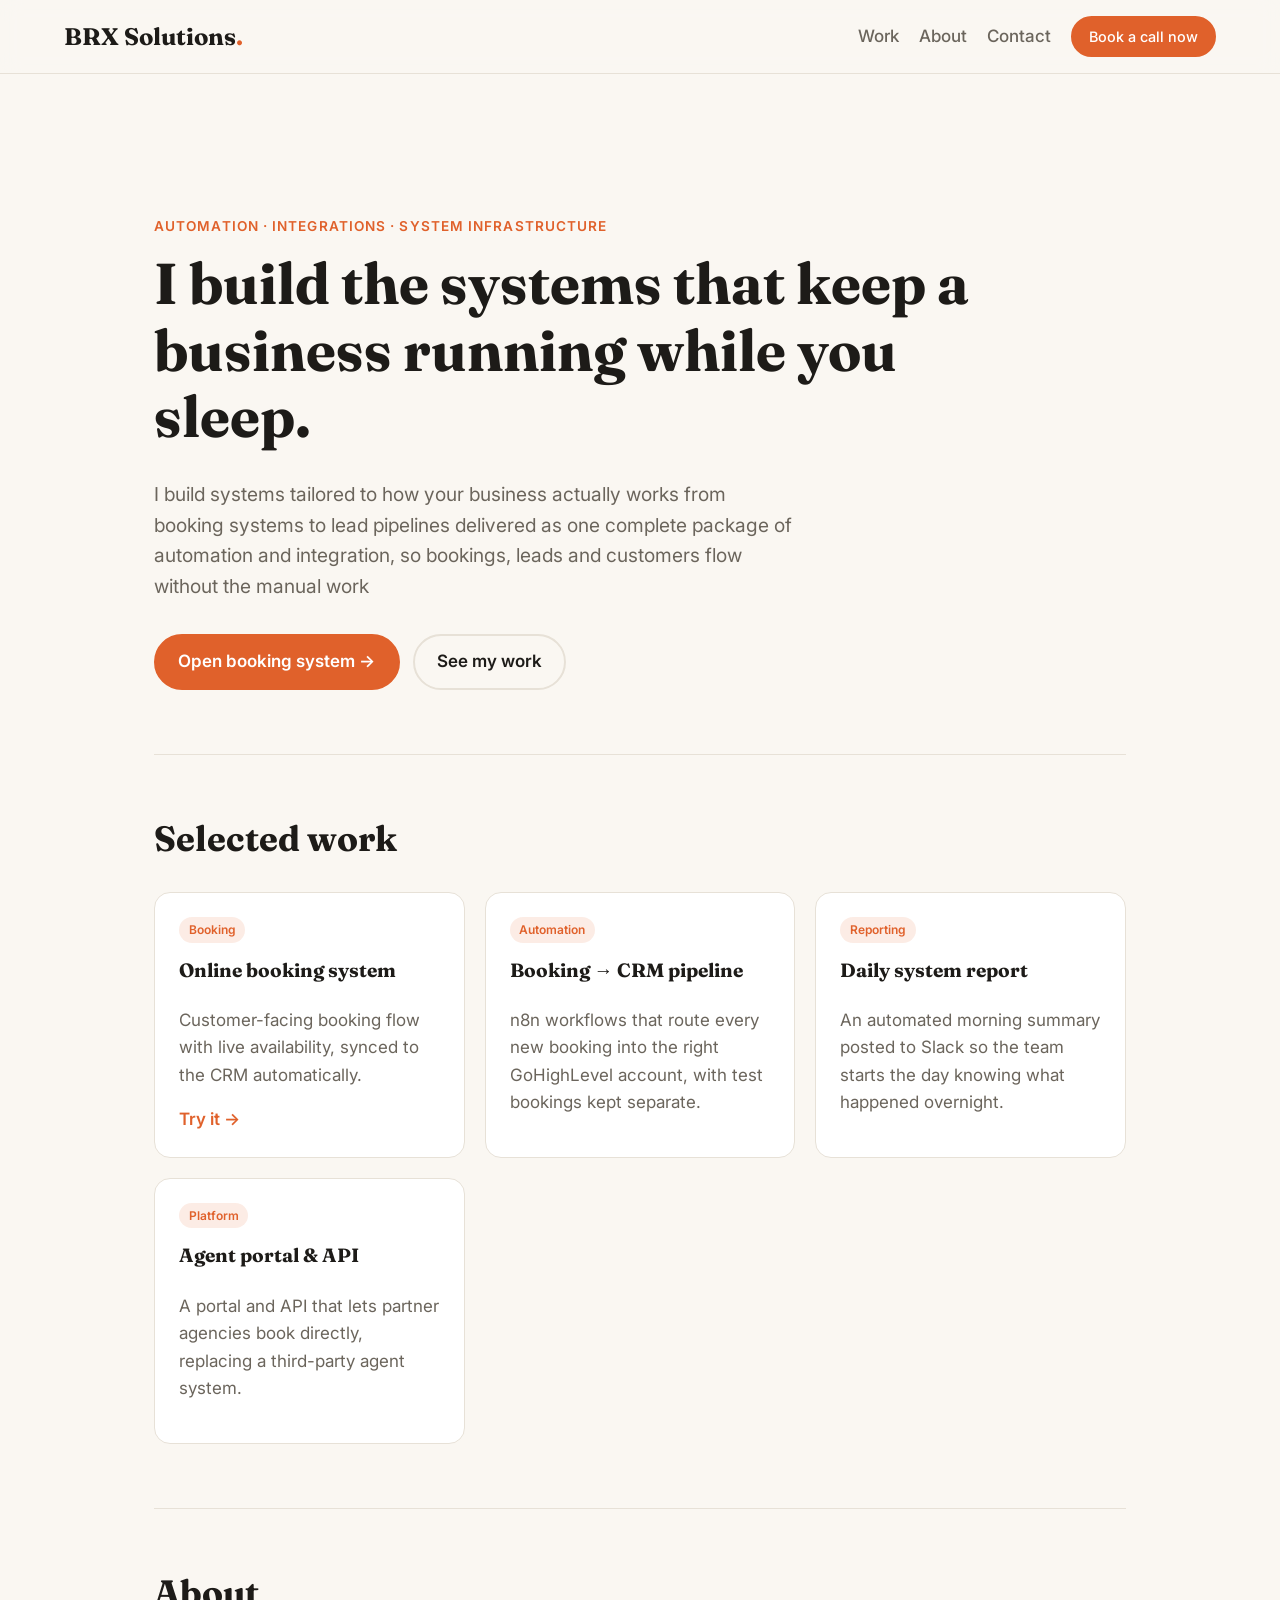
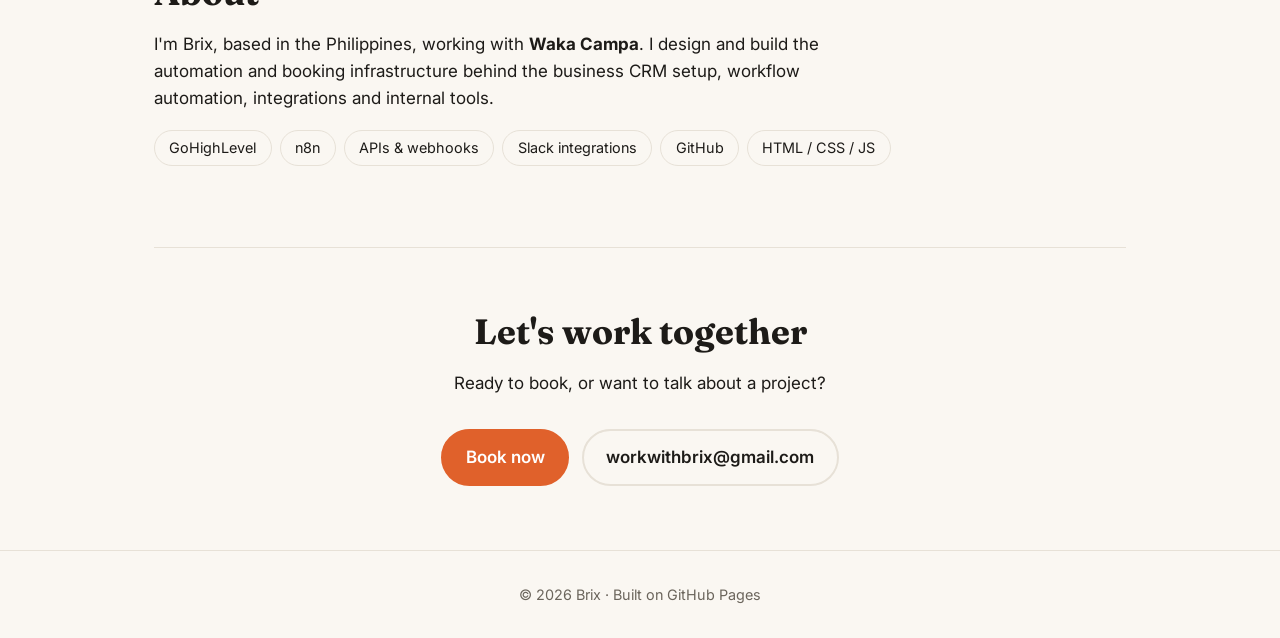
<file: index.html>
<!doctype html>
<html lang="en">
<head>
  <meta charset="utf-8">
  <meta name="viewport" content="width=device-width, initial-scale=1">
  <title>Brix — Portfolio</title>
  <meta name="description" content="Portfolio of Brix — automation, CRM systems and booking platforms.">
  <link rel="preconnect" href="https://fonts.googleapis.com">
  <link href="https://fonts.googleapis.com/css2?family=Fraunces:opsz,wght@9..144,600;9..144,700&family=Inter:wght@400;500;600&display=swap" rel="stylesheet">
  <link rel="stylesheet" href="style.css">
</head>
<body>
  <header class="nav">
    <a class="brand" href="index.html">BRX Solutions<span>.</span></a>
    <nav>
      <a href="#work">Work</a>
      <a href="#about">About</a>
      <a href="#contact">Contact</a>
      <a class="btn btn-small" href="booking.html">Book a call now</a>
    </nav>
  </header>

  <main>
    <section class="hero">
      <p class="eyebrow">Automation · Integrations · System Infrastructure</p>
      <h1>I build the systems that keep a business running while you sleep.</h1>
      <p class="lead">I build systems tailored to how your business actually works from booking systems to lead pipelines delivered as one complete package of automation and integration, so bookings, leads and customers flow without the manual work</p>
      <div class="hero-actions">
        <a class="btn" href="booking.html">Open booking system →</a>
        <a class="btn btn-ghost" href="#work">See my work</a>
      </div>
    </section>

    <section id="work" class="section">
      <h2>Selected work</h2>
      <div class="grid">
        <article class="card">
          <span class="tag">Booking</span>
          <h3>Online booking system</h3>
          <p>Customer-facing booking flow with live availability, synced to the CRM automatically.</p>
          <a class="card-link" href="booking.html">Try it →</a>
        </article>
        <article class="card">
          <span class="tag">Automation</span>
          <h3>Booking → CRM pipeline</h3>
          <p>n8n workflows that route every new booking into the right GoHighLevel account, with test bookings kept separate.</p>
        </article>
        <article class="card">
          <span class="tag">Reporting</span>
          <h3>Daily system report</h3>
          <p>An automated morning summary posted to Slack so the team starts the day knowing what happened overnight.</p>
        </article>
        <article class="card">
          <span class="tag">Platform</span>
          <h3>Agent portal &amp; API</h3>
          <p>A portal and API that lets partner agencies book directly, replacing a third-party agent system.</p>
        </article>
      </div>
    </section>

    <section id="about" class="section about">
      <h2>About</h2>
      <p>I'm Brix, based in the Philippines, working with <strong>Waka Campa</strong>. I design and build the automation and booking infrastructure behind the business CRM setup, workflow automation, integrations and internal tools.</p>
      <ul class="skills">
        <li>GoHighLevel</li><li>n8n</li><li>APIs &amp; webhooks</li><li>Slack integrations</li><li>GitHub</li><li>HTML / CSS / JS</li>
      </ul>
    </section>

    <section id="contact" class="section cta">
      <h2>Let's work together</h2>
      <p>Ready to book, or want to talk about a project?</p>
      <div class="hero-actions">
        <a class="btn" href="booking.html">Book now</a>
        <a class="btn btn-ghost" href="mailto:workwithbrix@gmail.com">workwithbrix@gmail.com</a>
      </div>
    </section>
  </main>

  <footer class="footer">© <span id="year"></span> Brix · Built on GitHub Pages</footer>
  <script>document.getElementById('year').textContent = new Date().getFullYear();</script>
</body>
</html>
</file>
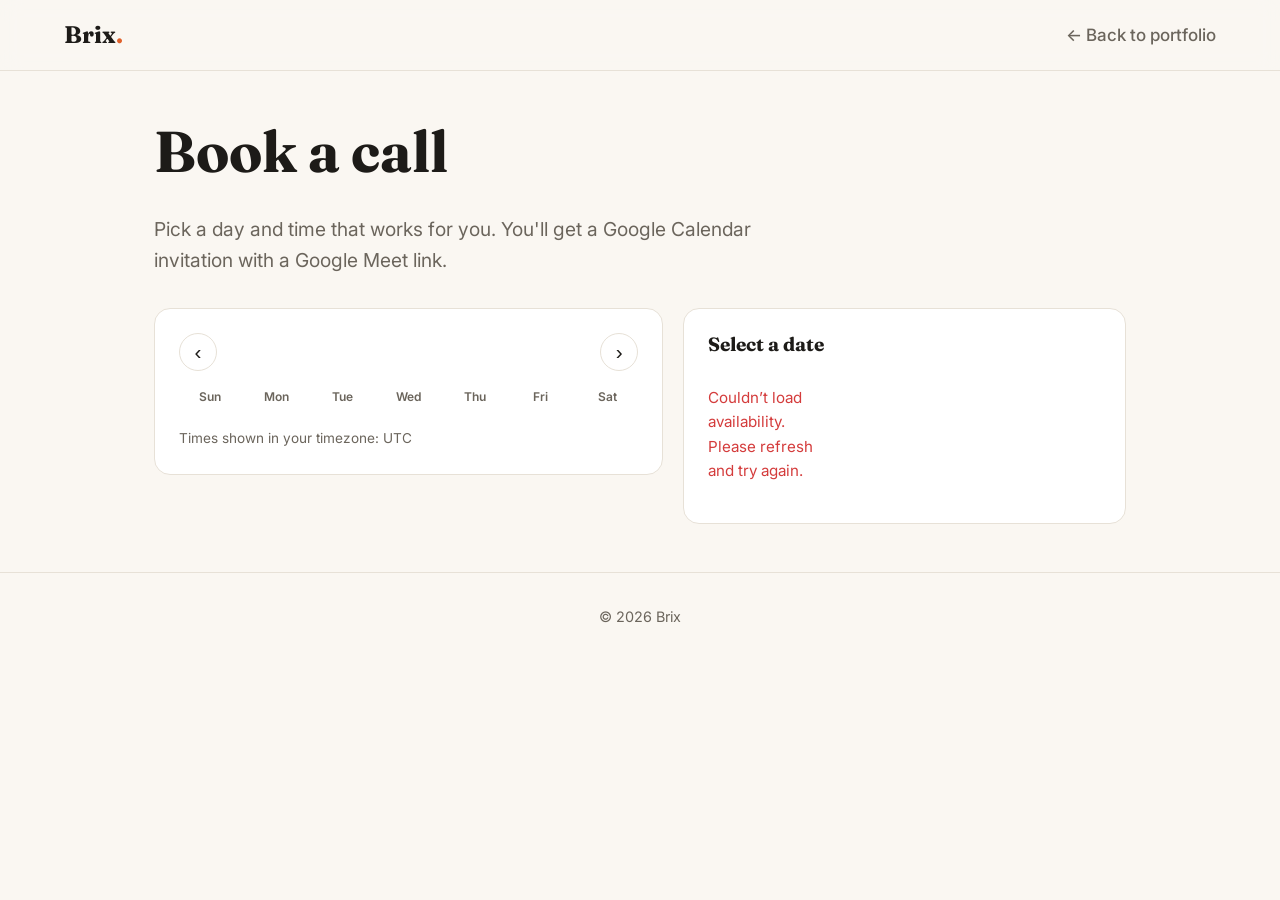
<file: booking.html>
<!doctype html>
<html lang="en">
<head>
  <meta charset="utf-8">
  <meta name="viewport" content="width=device-width, initial-scale=1">
  <title>Book a Call — Brix</title>
  <link rel="preconnect" href="https://fonts.googleapis.com">
  <link href="https://fonts.googleapis.com/css2?family=Fraunces:opsz,wght@9..144,600;9..144,700&family=Inter:wght@400;500;600&display=swap" rel="stylesheet">
  <link rel="stylesheet" href="style.css">
</head>
<body>
  <header class="nav">
    <a class="brand" href="index.html">Brix<span>.</span></a>
    <nav>
      <a href="index.html">← Back to portfolio</a>
    </nav>
  </header>

  <main class="booking">
    <h1>Book a call</h1>
    <p class="lead">Pick a day and time that works for you. You'll get a Google Calendar invitation with a Google Meet link.</p>

    <p id="demo-banner" class="notice" hidden>Preview mode — showing sample times. Set <code>API_URL</code> in booking.html to connect your calendar.</p>

    <div class="booker">
      <section class="panel cal-panel" aria-label="Choose a date">
        <div class="cal-head">
          <button type="button" id="prev" class="icon-btn" aria-label="Previous month">‹</button>
          <h2 id="month-label"></h2>
          <button type="button" id="next" class="icon-btn" aria-label="Next month">›</button>
        </div>
        <div class="cal-grid cal-dow" aria-hidden="true">
          <span>Sun</span><span>Mon</span><span>Tue</span><span>Wed</span><span>Thu</span><span>Fri</span><span>Sat</span>
        </div>
        <div id="cal-days" class="cal-grid"></div>
        <p class="tz-note">Times shown in your timezone: <span id="tz"></span></p>
      </section>

      <section class="panel slot-panel">
        <div id="step-slots">
          <h3 id="slots-title">Select a date</h3>
          <div id="slots" class="slots"></div>
        </div>

        <form id="step-form" hidden novalidate>
          <button type="button" class="link-btn" id="back">← Change time</button>
          <h3 id="form-title"></h3>
          <label>Name
            <input name="name" required maxlength="100" autocomplete="name">
          </label>
          <label>Email
            <input name="email" type="email" required maxlength="200" autocomplete="email">
          </label>
          <label>What would you like to discuss? <span class="opt">(optional)</span>
            <textarea name="notes" rows="4" maxlength="1000"></textarea>
          </label>
          <input class="hp" name="website" tabindex="-1" autocomplete="off" aria-hidden="true">
          <p id="form-error" class="error" hidden></p>
          <button class="btn" type="submit" id="submit">Confirm booking</button>
        </form>

        <div id="step-done" hidden>
          <div class="done-icon">✓</div>
          <h3>You're booked!</h3>
          <p id="done-text"></p>
          <p>A calendar invitation with the Google Meet link has been sent to <strong id="done-email"></strong>.</p>
          <a id="done-meet" class="btn" target="_blank" rel="noopener" hidden>Open Google Meet</a>
        </div>
      </section>
    </div>
  </main>

  <footer class="footer">© <span id="year"></span> Brix</footer>

  <script>
    // 👉 Paste your Apps Script web app URL here (ends with /exec)
    const API_URL = "https://script.google.com/macros/s/AKfycbzbx_e2Thm5Sgn8IS16m5Ad0cplJGZL3JgSRCe_ai_ATMVIL2IZTughUr27z09BCxRW/exec";

    const DEMO = !API_URL;
    const $ = id => document.getElementById(id);
    const els = {
      month: $('month-label'), days: $('cal-days'), prev: $('prev'), next: $('next'),
      slotsTitle: $('slots-title'), slots: $('slots'), form: $('step-form'),
      formTitle: $('form-title'), error: $('form-error'), submit: $('submit'),
    };
    let days = {}, view = null, selectedDate = null, selectedSlot = null;

    const pad = n => String(n).padStart(2, '0');
    const ymd = d => `${d.getFullYear()}-${pad(d.getMonth() + 1)}-${pad(d.getDate())}`;
    const monthIndex = d => d.getFullYear() * 12 + d.getMonth();
    const fmtTime = iso => new Date(iso).toLocaleTimeString([], { hour: 'numeric', minute: '2-digit' });
    const fmtDay = d => d.toLocaleDateString([], { weekday: 'long', month: 'long', day: 'numeric' });
    const fmtFull = iso => `${fmtDay(new Date(iso))} · ${fmtTime(iso)}`;

    $('tz').textContent = Intl.DateTimeFormat().resolvedOptions().timeZone;
    $('year').textContent = new Date().getFullYear();
    if (DEMO) $('demo-banner').hidden = false;

    function showStep(step) {
      $('step-slots').hidden = step !== 'slots';
      $('step-form').hidden = step !== 'form';
      $('step-done').hidden = step !== 'done';
    }

    function demoData() {
      const out = {}, now = new Date();
      for (let d = 1; d <= 21; d++) {
        const day = new Date(now.getFullYear(), now.getMonth(), now.getDate() + d);
        if (day.getDay() === 0 || day.getDay() === 6) continue;
        const list = [];
        for (let m = 9 * 60; m < 17 * 60; m += 30) {
          if (Math.random() < 0.35) continue;
          list.push(new Date(day.getFullYear(), day.getMonth(), day.getDate(), 0, m).toISOString());
        }
        if (list.length) out[ymd(day)] = list;
      }
      return { ok: true, days: out };
    }

    async function load() {
      els.slots.innerHTML = '<p class="muted">Loading availability…</p>';
      try {
        const data = DEMO ? demoData() : await fetch(API_URL).then(r => r.json());
        if (!data.ok) throw new Error(data.error);
        // Regroup by the visitor's local date
        days = {};
        Object.values(data.days).flat().forEach(iso => {
          const key = ymd(new Date(iso));
          (days[key] = days[key] || []).push(iso);
        });
        Object.values(days).forEach(list => list.sort());
        const keys = Object.keys(days).sort();
        if (!view) {
          view = keys.length ? new Date(keys[0] + 'T00:00') : new Date();
          view.setDate(1);
        }
        if (selectedDate && !days[selectedDate]) selectedDate = null;
        renderCalendar();
        if (selectedDate) selectDate(selectedDate);
        else {
          els.slotsTitle.textContent = 'Select a date';
          els.slots.innerHTML = keys.length
            ? '<p class="muted">Pick a highlighted date to see open times.</p>'
            : '<p class="muted">No open times right now — please check back soon.</p>';
        }
      } catch (e) {
        els.slots.innerHTML = '<p class="error">Couldn’t load availability. Please refresh and try again.</p>';
      }
    }

    function renderCalendar() {
      const y = view.getFullYear(), m = view.getMonth();
      els.month.textContent = view.toLocaleDateString([], { month: 'long', year: 'numeric' });
      els.days.innerHTML = '';
      for (let i = 0; i < new Date(y, m, 1).getDay(); i++) els.days.appendChild(document.createElement('span'));
      const total = new Date(y, m + 1, 0).getDate();
      for (let d = 1; d <= total; d++) {
        const key = ymd(new Date(y, m, d));
        const b = document.createElement('button');
        b.type = 'button';
        b.className = 'day';
        b.textContent = d;
        if (days[key]) {
          b.classList.add('available');
          b.setAttribute('aria-label', `${fmtDay(new Date(y, m, d))}, ${days[key].length} times available`);
          b.onclick = () => selectDate(key);
        } else {
          b.disabled = true;
        }
        if (key === selectedDate) b.classList.add('selected');
        els.days.appendChild(b);
      }
      const keys = Object.keys(days).sort();
      els.prev.disabled = !keys.length || monthIndex(view) <= monthIndex(new Date(keys[0] + 'T00:00'));
      els.next.disabled = !keys.length || monthIndex(view) >= monthIndex(new Date(keys[keys.length - 1] + 'T00:00'));
    }

    function selectDate(key) {
      selectedDate = key;
      renderCalendar();
      els.slotsTitle.textContent = fmtDay(new Date(key + 'T00:00'));
      els.slots.innerHTML = '';
      days[key].forEach(iso => {
        const b = document.createElement('button');
        b.type = 'button';
        b.className = 'slot';
        b.textContent = fmtTime(iso);
        b.onclick = () => chooseSlot(iso);
        els.slots.appendChild(b);
      });
      showStep('slots');
    }

    function chooseSlot(iso) {
      selectedSlot = iso;
      els.formTitle.textContent = fmtFull(iso);
      els.error.hidden = true;
      showStep('form');
      els.form.elements.name.focus();
    }

    function showError(msg) {
      els.error.textContent = msg;
      els.error.hidden = false;
    }

    els.prev.onclick = () => { view.setMonth(view.getMonth() - 1); renderCalendar(); };
    els.next.onclick = () => { view.setMonth(view.getMonth() + 1); renderCalendar(); };
    $('back').onclick = () => showStep('slots');

    els.form.onsubmit = async e => {
      e.preventDefault();
      els.error.hidden = true;
      const f = els.form.elements;
      if (!f.name.value.trim()) return showError('Please enter your name.');
      if (!f.email.checkValidity() || !f.email.value) return showError('Please enter a valid email.');

      els.submit.disabled = true;
      els.submit.textContent = 'Booking…';
      const payload = {
        name: f.name.value, email: f.email.value, notes: f.notes.value,
        website: f.website.value, start: selectedSlot,
      };
      try {
        const res = DEMO
          ? await new Promise(r => setTimeout(() => r({ ok: true, meetLink: '' }), 800))
          : await fetch(API_URL, {
              method: 'POST',
              headers: { 'Content-Type': 'text/plain;charset=utf-8' },
              body: JSON.stringify(payload),
            }).then(r => r.json());

        if (!res.ok) {
          showError(res.error || 'Something went wrong. Please try again.');
          if (res.refresh) { await load(); showStep('slots'); }
          return;
        }
        $('done-text').textContent = fmtFull(selectedSlot);
        $('done-email').textContent = payload.email;
        const meet = $('done-meet');
        if (res.meetLink) { meet.href = res.meetLink; meet.hidden = false; }
        days[selectedDate] = days[selectedDate].filter(s => s !== selectedSlot);
        if (!days[selectedDate].length) delete days[selectedDate];
        els.form.reset();
        showStep('done');
      } catch (err) {
        showError('Network error — please check your connection and try again.');
      } finally {
        els.submit.disabled = false;
        els.submit.textContent = 'Confirm booking';
      }
    };

    load();
  </script>
</body>
</html>
</file>
<file: style.css>
:root {
  --bg: #faf7f2;
  --surface: #ffffff;
  --text: #1d1b18;
  --muted: #6b655c;
  --accent: #e0612b;
  --accent-ink: #ffffff;
  --border: #e7e1d7;
  --radius: 16px;
}
@media (prefers-color-scheme: dark) {
  :root {
    --bg: #15130f;
    --surface: #1f1c17;
    --text: #f3eee6;
    --muted: #a69e92;
    --accent: #f07a45;
    --border: #2f2a23;
  }
}

* { box-sizing: border-box; }
html { scroll-behavior: smooth; }
body {
  margin: 0;
  background: var(--bg);
  color: var(--text);
  font: 400 17px/1.6 "Inter", system-ui, sans-serif;
}
a { color: inherit; }
h1, h2, h3 { font-family: "Fraunces", Georgia, serif; line-height: 1.15; margin: 0 0 .5em; }
h1 { font-size: clamp(2.2rem, 5vw, 3.6rem); }
h2 { font-size: clamp(1.6rem, 3vw, 2.2rem); }
h3 { font-size: 1.2rem; }

/* Nav */
.nav {
  position: sticky; top: 0; z-index: 10;
  display: flex; align-items: center; justify-content: space-between; gap: 1rem;
  padding: 1rem clamp(16px, 5vw, 64px);
  background: color-mix(in srgb, var(--bg) 85%, transparent);
  backdrop-filter: blur(10px);
  border-bottom: 1px solid var(--border);
}
.brand { font-family: "Fraunces", serif; font-size: 1.5rem; font-weight: 700; text-decoration: none; }
.brand span { color: var(--accent); }
.nav nav { display: flex; align-items: center; gap: 1.25rem; flex-wrap: wrap; }
.nav nav a { text-decoration: none; color: var(--muted); font-weight: 500; }
.nav nav a:hover { color: var(--text); }

/* Buttons */
.btn {
  display: inline-block; padding: .8rem 1.4rem; border-radius: 999px;
  background: var(--accent); color: var(--accent-ink) !important;
  text-decoration: none; font-weight: 600; border: 2px solid var(--accent);
  transition: transform .15s ease;
}
.btn:hover { transform: translateY(-2px); }
.btn-ghost { background: transparent; color: var(--text) !important; border-color: var(--border); }
.btn-small { padding: .45rem 1rem; font-size: .9rem; }

/* Layout */
main { max-width: 1100px; margin: 0 auto; padding: 0 clamp(16px, 5vw, 64px); }
.hero { padding: clamp(4rem, 12vw, 8rem) 0 4rem; max-width: 820px; }
.eyebrow { color: var(--accent); font-weight: 600; text-transform: uppercase; letter-spacing: .08em; font-size: .85rem; }
.lead { font-size: 1.2rem; color: var(--muted); max-width: 640px; }
.hero-actions { display: flex; gap: .8rem; flex-wrap: wrap; margin-top: 2rem; }
.section { padding: 4rem 0; border-top: 1px solid var(--border); }

/* Cards */
.grid { display: grid; grid-template-columns: repeat(auto-fit, minmax(240px, 1fr)); gap: 1.25rem; margin-top: 2rem; }
.card {
  background: var(--surface); border: 1px solid var(--border); border-radius: var(--radius);
  padding: 1.5rem; display: flex; flex-direction: column;
}
.card p { color: var(--muted); flex: 1; }
.tag { align-self: flex-start; font-size: .75rem; font-weight: 600; color: var(--accent);
  background: color-mix(in srgb, var(--accent) 12%, transparent); padding: .2rem .6rem; border-radius: 999px; margin-bottom: 1rem; }
.card-link { color: var(--accent); font-weight: 600; text-decoration: none; }

.about p { max-width: 700px; }
.skills { list-style: none; padding: 0; display: flex; flex-wrap: wrap; gap: .5rem; }
.skills li { border: 1px solid var(--border); border-radius: 999px; padding: .35rem .9rem; font-size: .9rem; }
.cta { text-align: center; }
.cta .hero-actions { justify-content: center; }

/* Booking page */
.booking { padding-top: 3rem; padding-bottom: 3rem; }
.notice {
  background: color-mix(in srgb, var(--accent) 12%, transparent);
  border: 1px solid color-mix(in srgb, var(--accent) 35%, transparent);
  border-radius: 12px; padding: .75rem 1rem; font-size: .95rem;
}
.booker { display: grid; grid-template-columns: 1.15fr 1fr; gap: 1.25rem; margin-top: 2rem; align-items: start; }
@media (max-width: 760px) { .booker { grid-template-columns: 1fr; } }
.panel { background: var(--surface); border: 1px solid var(--border); border-radius: var(--radius); padding: 1.5rem; }

.cal-head { display: flex; align-items: center; justify-content: space-between; margin-bottom: 1rem; }
.cal-head h2 { font-size: 1.3rem; margin: 0; }
.icon-btn {
  width: 38px; height: 38px; border-radius: 50%; border: 1px solid var(--border);
  background: transparent; color: var(--text); font-size: 1.3rem; cursor: pointer;
}
.icon-btn:disabled { opacity: .3; cursor: default; }
.cal-grid { display: grid; grid-template-columns: repeat(7, 1fr); gap: 4px; }
.cal-dow span { text-align: center; font-size: .75rem; color: var(--muted); font-weight: 600; padding-bottom: .4rem; }
.day {
  aspect-ratio: 1; border: 0; border-radius: 10px; background: transparent;
  color: var(--muted); font: inherit; font-size: .95rem; opacity: .45;
}
.day.available {
  opacity: 1; color: var(--text); font-weight: 600; cursor: pointer;
  background: color-mix(in srgb, var(--accent) 12%, transparent);
}
.day.available:hover { background: color-mix(in srgb, var(--accent) 25%, transparent); }
.day.selected, .day.selected:hover { background: var(--accent); color: var(--accent-ink); }
.tz-note { color: var(--muted); font-size: .85rem; margin: 1rem 0 0; }

.slot-panel h3 { margin-bottom: 1rem; }
.slots { display: grid; grid-template-columns: repeat(auto-fill, minmax(100px, 1fr)); gap: .5rem; }
.slot {
  padding: .7rem .5rem; border-radius: 10px; border: 1.5px solid var(--accent);
  background: transparent; color: var(--accent); font: inherit; font-weight: 600; cursor: pointer;
}
.slot:hover { background: var(--accent); color: var(--accent-ink); }
.muted { color: var(--muted); }
.error { color: #d43c3c; font-size: .95rem; }

#step-form label { display: block; font-weight: 500; font-size: .95rem; margin-bottom: 1rem; }
#step-form input, #step-form textarea {
  display: block; width: 100%; margin-top: .35rem; padding: .7rem .85rem;
  border: 1px solid var(--border); border-radius: 10px; background: var(--bg);
  color: var(--text); font: inherit;
}
#step-form input:focus, #step-form textarea:focus { outline: 2px solid var(--accent); border-color: transparent; }
#step-form .btn { width: 100%; cursor: pointer; font: inherit; font-weight: 600; }
#step-form .btn:disabled { opacity: .6; cursor: default; }
.opt { color: var(--muted); font-weight: 400; }
.hp { position: absolute !important; left: -9999px; width: 1px; height: 1px; opacity: 0; }
.link-btn { background: none; border: 0; padding: 0; color: var(--accent); font: inherit; font-weight: 600; cursor: pointer; margin-bottom: 1rem; }

#step-done { text-align: center; padding: 1rem 0; }
.done-icon {
  width: 56px; height: 56px; margin: 0 auto 1rem; border-radius: 50%;
  background: var(--accent); color: var(--accent-ink); font-size: 1.6rem;
  display: grid; place-items: center;
}
code { background: var(--border); padding: .1rem .4rem; border-radius: 6px; font-size: .9em; }

.footer { text-align: center; color: var(--muted); padding: 2rem 16px; font-size: .9rem; border-top: 1px solid var(--border); }
</file>
